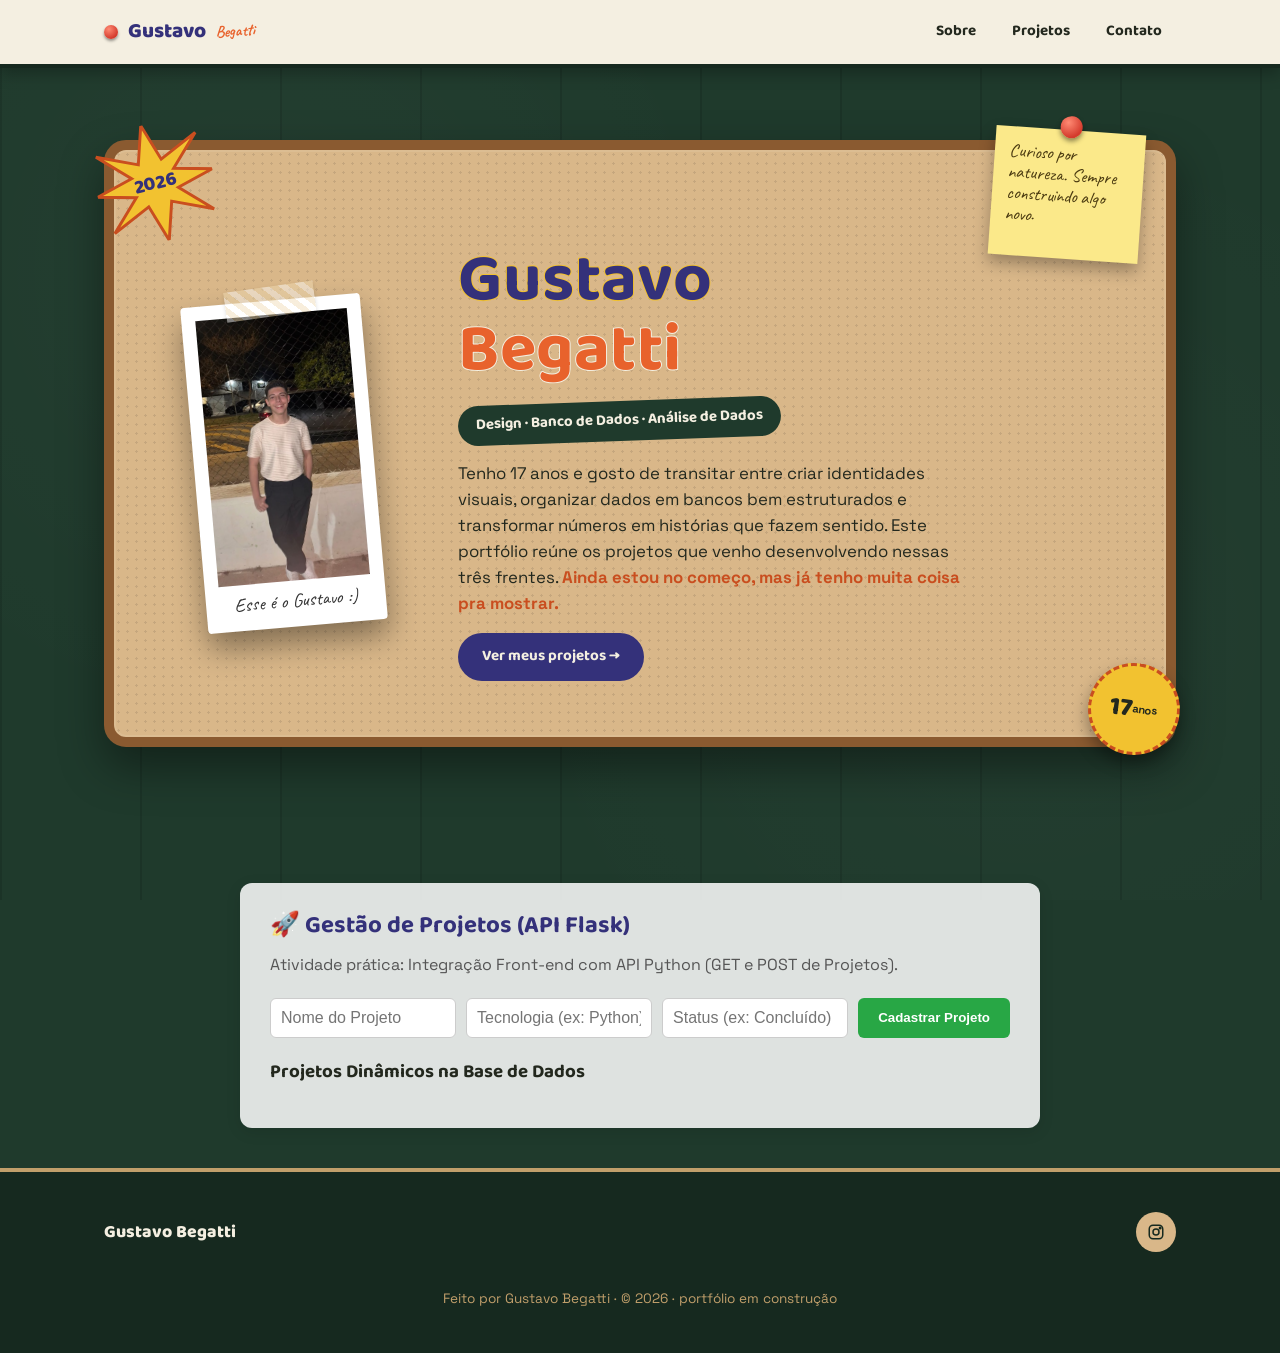
<file: index.html>
<!DOCTYPE html> 
<html lang="pt-BR">
<head>
  <meta charset="UTF-8">
  <meta name="viewport" content="width=device-width, initial-scale=1.0">
  <title>Gustavo Begatti — Portfólio</title>
  <meta name="description" content="Portfólio de Gustavo Begatti: projetos de Design, Banco de Dados e Análise de Dados.">
  <link rel="stylesheet" href="css/style.css">
  <style>
    /* Estilos para a nova secção de Gestão de Projetos via API */
    .secao-portfolio-api { background: rgba(255,255,255,0.85); margin: 40px auto; padding: 30px; border-radius: 12px; max-width: 800px; box-shadow: 0 4px 15px rgba(0,0,0,0.1); }
    .secao-portfolio-api h2 { color: var(--azul-tinta, #111); margin-bottom: 15px; font-family: 'Baloo 2', sans-serif; }
    .form-projeto { display: flex; gap: 10px; margin-bottom: 25px; flex-wrap: wrap; }
    .form-projeto input { padding: 10px; flex: 1; min-width: 180px; border: 1px solid #ccc; border-radius: 6px; font-size: 1rem; }
    .form-projeto button { padding: 10px 20px; background-color: #28a745; color: white; border: none; border-radius: 6px; font-weight: bold; cursor: pointer; }
    .form-projeto button:hover { background-color: #218838; }
    .lista-projetos { list-style-type: none; padding: 0; }
    .lista-projetos li { background: #fff; margin-bottom: 10px; padding: 12px 15px; border-left: 5px solid #28a745; border-radius: 4px; box-shadow: 0 2px 5px rgba(0,0,0,0.05); }
  </style>
</head>
<body class="fundo-corticha">

  <header class="cabecalho">
    <div class="container">
      <a href="index.html" class="marca">
        <span class="pino" aria-hidden="true"></span>
        Gustavo <span class="assinatura">Begatti</span>
      </a>

      <button class="menu-toggle" id="menuToggle" aria-expanded="false" aria-controls="navPrincipal">
        <span></span><span></span><span></span>
        <span class="visually-hidden">Abrir menu</span>
      </button>

      <nav class="nav-principal" id="navPrincipal" aria-label="Navegação principal">
        <ul>
          <li><a href="index.html" aria-current="page">Sobre</a></li>
          <li><a href="pages/projetos.html">Projetos</a></li>
          <li><a href="pages/contato.html">Contato</a></li>
        </ul>
      </nav>
    </div>
  </header>

  <main>

    <section class="hero" aria-label="Sobre Gustavo Begatti">
      <div class="container">
        <div class="hero-quadro">

          <svg class="hero-selo" viewBox="0 0 120 120" aria-hidden="true">
            <polygon points="60,0 72,38 112,20 82,50 120,60 82,70 112,100 72,82 60,120 48,82 8,100 38,70 0,60 38,50 8,20 48,38"
              fill="var(--amarelo)" stroke="var(--laranja-escuro)" stroke-width="3"/>
            <text x="60" y="66" text-anchor="middle" font-family="'Baloo 2', sans-serif" font-weight="800" font-size="20" fill="var(--azul-tinta)">2026</text>
          </svg>

          <div class="hero-nota">
            <span class="pino-vermelho" aria-hidden="true"></span>
            Curioso por natureza. Sempre construindo algo novo.
          </div>

          <div class="hero-conteudo">
            <figure class="polaroid">
              <span class="fita" aria-hidden="true"></span>
              <img src="img/Gustavo Begatti.jpeg" alt="Foto de Gustavo Begatti" class="foto-real">
              <figcaption>Esse é o Gustavo :)</figcaption>
            </figure>

            <div class="hero-texto">
              <h1 class="hero-titulo">Gustavo<br><span class="destaque">Begatti</span></h1>
              <span class="hero-cargo">Design · Banco de Dados · Análise de Dados</span>
              <p class="hero-bio">
                Tenho 17 anos e gosto de transitar entre criar identidades visuais,
                organizar dados em bancos bem estruturados e transformar números em
                histórias que fazem sentido. Este portfólio reúne os projetos que
                venho desenvolvendo nessas três frentes.
                <strong>Ainda estou no começo, mas já tenho muita coisa pra mostrar.</strong>
              </p>
              <a class="botao-secundario" href="pages/projetos.html">Ver meus projetos →</a>
            </div>
          </div>

          <div class="hero-idade" aria-hidden="true">17<span>anos</span></div>
        </div>
      </div>
    </section>

    <!-- SECÇÃO DA ATIVIDADE: Registo de Projetos via API Flask -->
    <section class="secao-portfolio-api">
      <h2>🚀 Gestão de Projetos (API Flask)</h2>
      <p style="margin-bottom: 20px; color: #555;">Atividade prática: Integração Front-end com API Python (GET e POST de Projetos).</p>

      <!-- Formulário para Cadastro (POST) -->
      <form id="form-projeto" class="form-projeto">
        <input type="text" id="nome" placeholder="Nome do Projeto" required>
        <input type="text" id="tecnologia" placeholder="Tecnologia (ex: Python)" required>
        <input type="text" id="status" placeholder="Status (ex: Concluído)" required>
        <button type="submit">Cadastrar Projeto</button>
      </form>

      <h3>Projetos Dinâmicos na Base de Dados</h3>
      <ul id="lista-projetos" class="lista-projetos">
        <!-- Os dados do Flask entram aqui automaticamente -->
      </ul>
    </section>

  </main>

  <footer class="rodape">
    <div class="container">
      <span class="rodape-marca">Gustavo Begatti</span>

      <ul class="rodape-redes">
        <li>
          <a href="https://www.instagram.com/gustavo.begatt?stkn=MTl3ZzR0NGR1b3doag%3D%3D&utm_source=qr" target="_blank" rel="noopener noreferrer" aria-label="Instagram de Gustavo">
            <svg viewBox="0 0 24 24" fill="none" stroke="currentColor" stroke-width="2"><rect x="3" y="3" width="18" height="18" rx="5"/><circle cx="12" cy="12" r="4"/><circle cx="17.5" cy="6.5" r="1"/></svg>
          </a>
        </li>
      </ul>

      <p class="rodape-copy">Feito por Gustavo Begatti · © 2026 · portfólio em construção</p>
    </div>
  </footer>

  <!-- Script Geral do Portfólio -->
  <script src="js/script.js" defer></script>

  <!-- Script da Atividade: GET e POST de Projetos com a API Flask -->
  <script>
    const API_URL = 'http://localhost:5000/projetos';

    // 1. Função GET para listar os projetos (com Try/Catch)
    async function listarProjetos() {
        try {
            const resposta = await fetch(API_URL);
            if (!resposta.ok) throw new Error('Erro ao carregar os projetos');
            
            const projetos = await resposta.json();
            const lista = document.getElementById('lista-projetos');
            lista.innerHTML = ''; // Limpa a lista antes de preencher

            projetos.forEach(proj => {
                const li = document.createElement('li');
                li.textContent = `${proj.nome} — ${proj.tecnologia} [Status: ${proj.status}]`;
                lista.appendChild(li);
            });
        } catch (erro) {
            console.error('Erro no GET:', erro);
        }
    }

    // 2. Função POST para cadastrar novo projeto (sem recarregar a página)
    async function cadastrarProjeto(event) {
        event.preventDefault(); // Evita recarregar a página

        const dados = {
            nome: document.getElementById('nome').value,
            tecnologia: document.getElementById('tecnologia').value,
            status: document.getElementById('status').value
        };

        try {
            const resposta = await fetch(API_URL, {
                method: 'POST',
                headers: { 'Content-Type': 'application/json' },
                body: JSON.stringify(dados) // Converte para JSON
            });

            if (!resposta.ok) throw new Error('Erro ao cadastrar o projeto');

            // Limpa o formulário
            document.getElementById('form-projeto').reset();

            // Atualiza a lista na tela automaticamente
            listarProjetos();
        } catch (erro) {
            console.error('Erro no POST:', erro);
        }
    }

    // Associa o evento de submit ao formulário
    document.getElementById('form-projeto').addEventListener('submit', cadastrarProjeto);

    // Carrega os projetos assim que a página é aberta
    listarProjetos();
  </script>
</body>
</html>
</file>
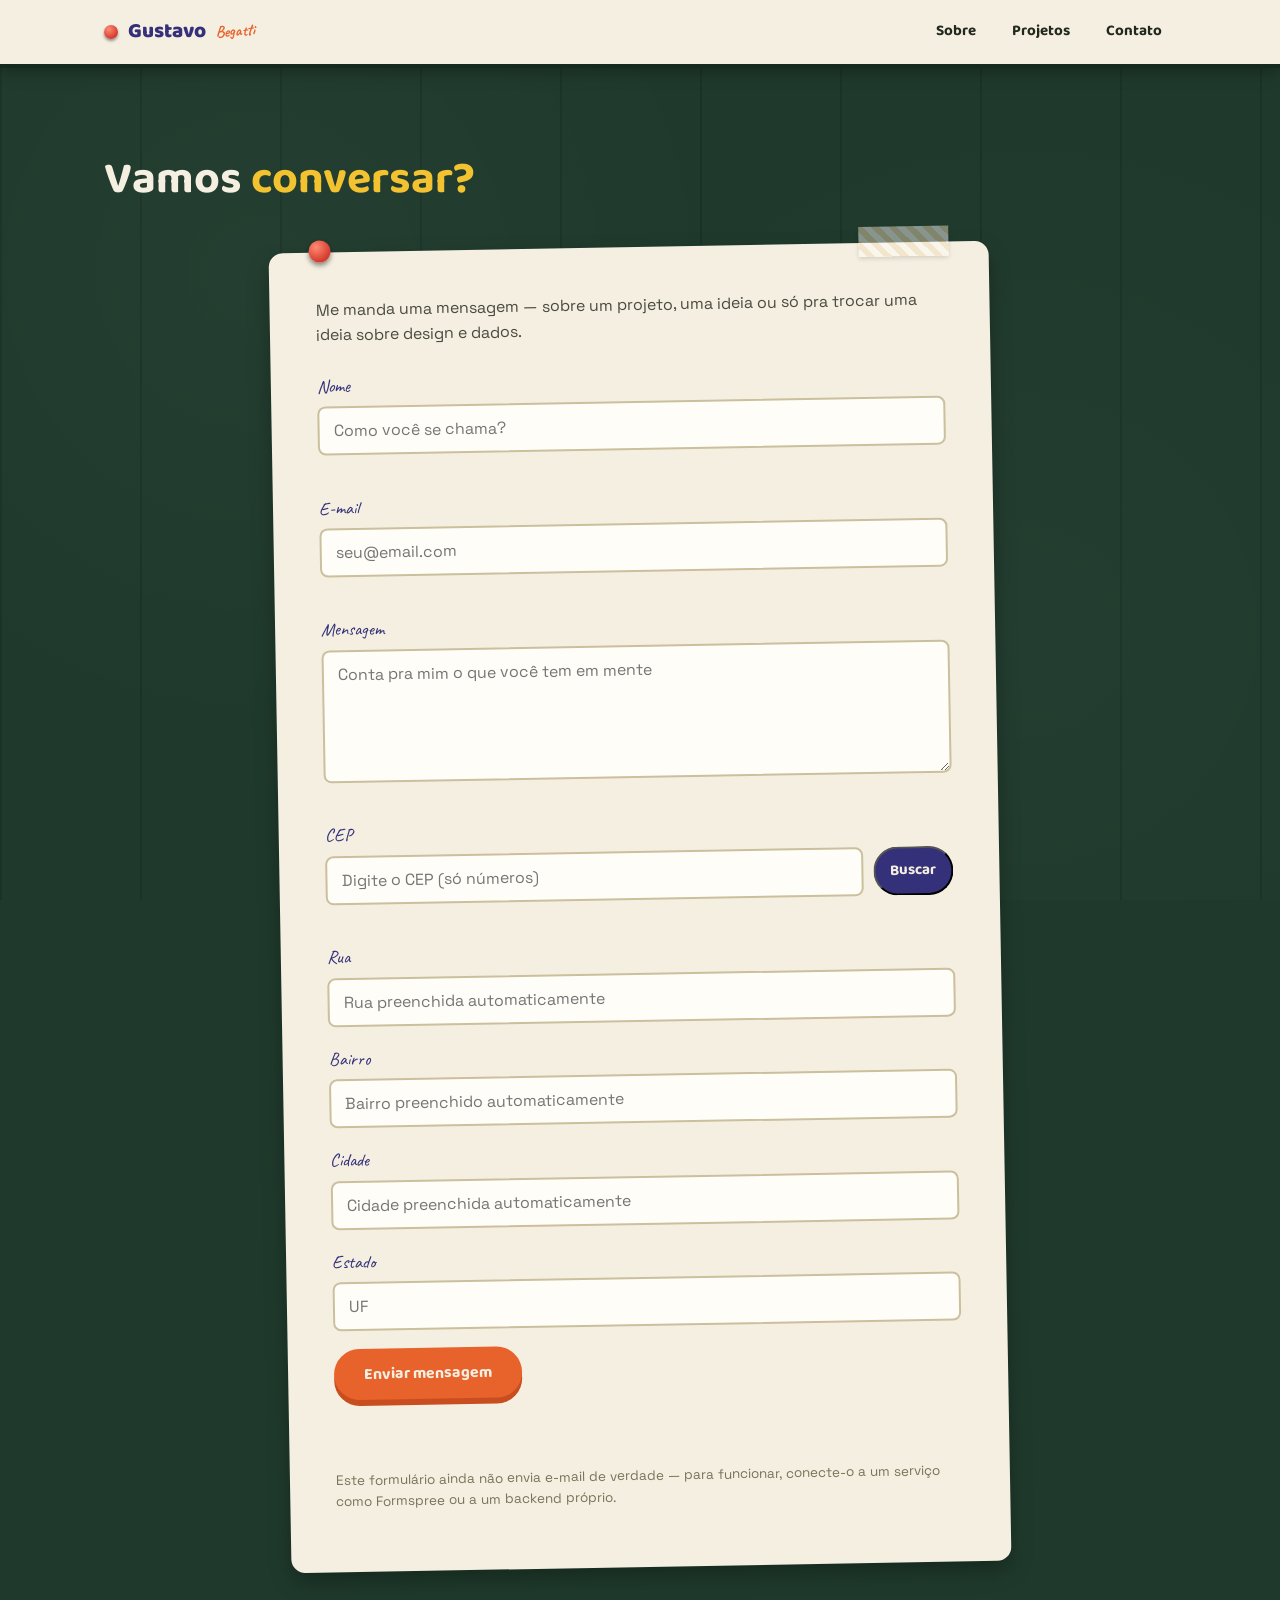
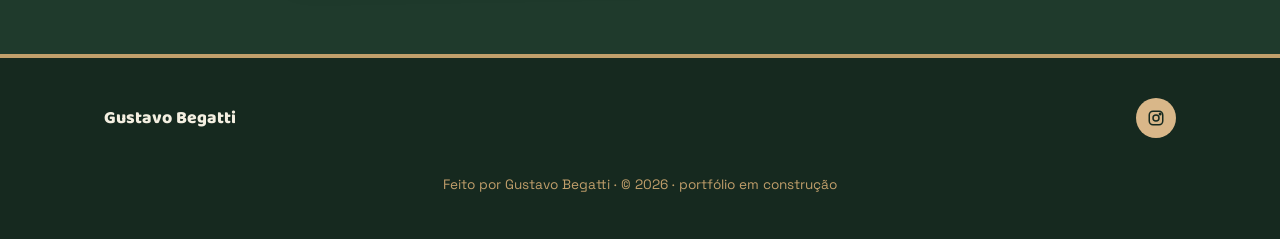
<file: pages/contato.html>
<!DOCTYPE html>
<html lang="pt-BR">
<head>
  <meta charset="UTF-8">
  <meta name="viewport" content="width=device-width, initial-scale=1.0">
  <title>Contato — Gustavo Begatti</title>
  <meta name="description" content="Entre em contato com Gustavo Begatti.">
  <link rel="stylesheet" href="../css/style.css">
</head>
<body class="fundo-corticha">

  <!-- ===================== CABEÇALHO ===================== -->
  <header class="cabecalho">
    <div class="container">
      <a href="../index.html" class="marca">
        <span class="pino" aria-hidden="true"></span>
        Gustavo <span class="assinatura">Begatti</span>
      </a>

      <button class="menu-toggle" id="menuToggle" aria-expanded="false" aria-controls="navPrincipal">
        <span></span><span></span><span></span>
        <span class="visually-hidden">Abrir menu</span>
      </button>

      <nav class="nav-principal" id="navPrincipal" aria-label="Navegação principal">
        <ul>
          <li><a href="../index.html">Sobre</a></li>
          <li><a href="projetos.html">Projetos</a></li>
          <li><a href="contato.html" aria-current="page">Contato</a></li>
        </ul>
      </nav>
    </div>
  </header>

  <main>

    <!-- ===================== CONTATO ===================== -->
    <section class="secao" aria-label="Contato">
      <div class="container">
        <div class="secao-cabecalho">
          <h2 class="secao-titulo">Vamos <span class="marcador">conversar?</span></h2>
        </div>

        <div class="contato-caixa cartao-papel">
          <span class="fita" aria-hidden="true"></span>
          <span class="pino-vermelho" aria-hidden="true"></span>
          <p class="contato-lead">Me manda uma mensagem — sobre um projeto, uma ideia ou só pra trocar uma ideia sobre design e dados.</p>

          <form class="formulario" id="formContato" action="#" method="post" novalidate>
            <div class="campo">
              <label for="nome">Nome</label>
              <input type="text" id="nome" name="nome" placeholder="Como você se chama?">
              <span class="erro-campo" id="erro-nome"></span>
            </div>
            
            <div class="campo">
              <label for="email">E-mail</label>
              <input type="email" id="email" name="email" placeholder="seu@email.com">
              <span class="erro-campo" id="erro-email"></span>
            </div>
            
            <div class="campo">
              <label for="mensagem">Mensagem</label>
              <textarea id="mensagem" name="mensagem" rows="5" placeholder="Conta pra mim o que você tem em mente"></textarea>
              <span class="erro-campo" id="erro-mensagem"></span>
            </div>

            <!-- ===== CAMPOS DE CEP E ENDEREÇO ===== -->
            <div class="campo">
              <label for="cep">CEP</label>
              <div style="display: flex; gap: 10px;">
                <input type="text" id="cep" name="cep" placeholder="Digite o CEP (só números)" maxlength="9" style="flex: 1;">
                <button type="button" id="btnBuscarCep" class="botao-secundario" style="padding: 0 15px; cursor: pointer;">Buscar</button>
              </div>
              <span class="erro-campo" id="erro-cep"></span>
            </div>

            <div class="campo">
              <label for="rua">Rua</label>
              <input type="text" id="rua" name="rua" placeholder="Rua preenchida automaticamente">
            </div>

            <div class="campo">
              <label for="bairro">Bairro</label>
              <input type="text" id="bairro" name="bairro" placeholder="Bairro preenchido automaticamente">
            </div>

            <div class="campo">
              <label for="cidade">Cidade</label>
              <input type="text" id="cidade" name="cidade" placeholder="Cidade preenchida automaticamente">
            </div>

            <div class="campo">
              <label for="estado">Estado</label>
              <input type="text" id="estado" name="estado" placeholder="UF">
            </div>
            <!-- =================================== -->

            <button type="submit" class="botao-enviar">Enviar mensagem</button>
            <p class="form-feedback" id="formFeedback"></p>
            <p class="form-aviso">Este formulário ainda não envia e-mail de verdade — para funcionar, conecte-o a um serviço como Formspree ou a um backend próprio.</p>
          </form>
        </div>
      </div>
    </section>

  </main>

  <!-- ===================== RODAPÉ ===================== -->
  <footer class="rodape">
    <div class="container">
      <span class="rodape-marca">Gustavo Begatti</span>

      <ul class="rodape-redes">
        <li>
          <a href="https://instagram.com/gustavo_begatt" target="_blank" rel="noopener noreferrer" aria-label="Instagram de Gustavo">
            <svg viewBox="0 0 24 24" fill="none" stroke="currentColor" stroke-width="2"><rect x="3" y="3" width="18" height="18" rx="5"/><circle cx="12" cy="12" r="4"/><circle cx="17.5" cy="6.5" r="1"/></svg>
          </a>
        </li>
      </ul>

      <p class="rodape-copy">Feito por Gustavo Begatti · © 2026 · portfólio em construção</p>
    </div>
  </footer>

  <script src="../js/script.js" defer></script>
</body>
</html>
</file>
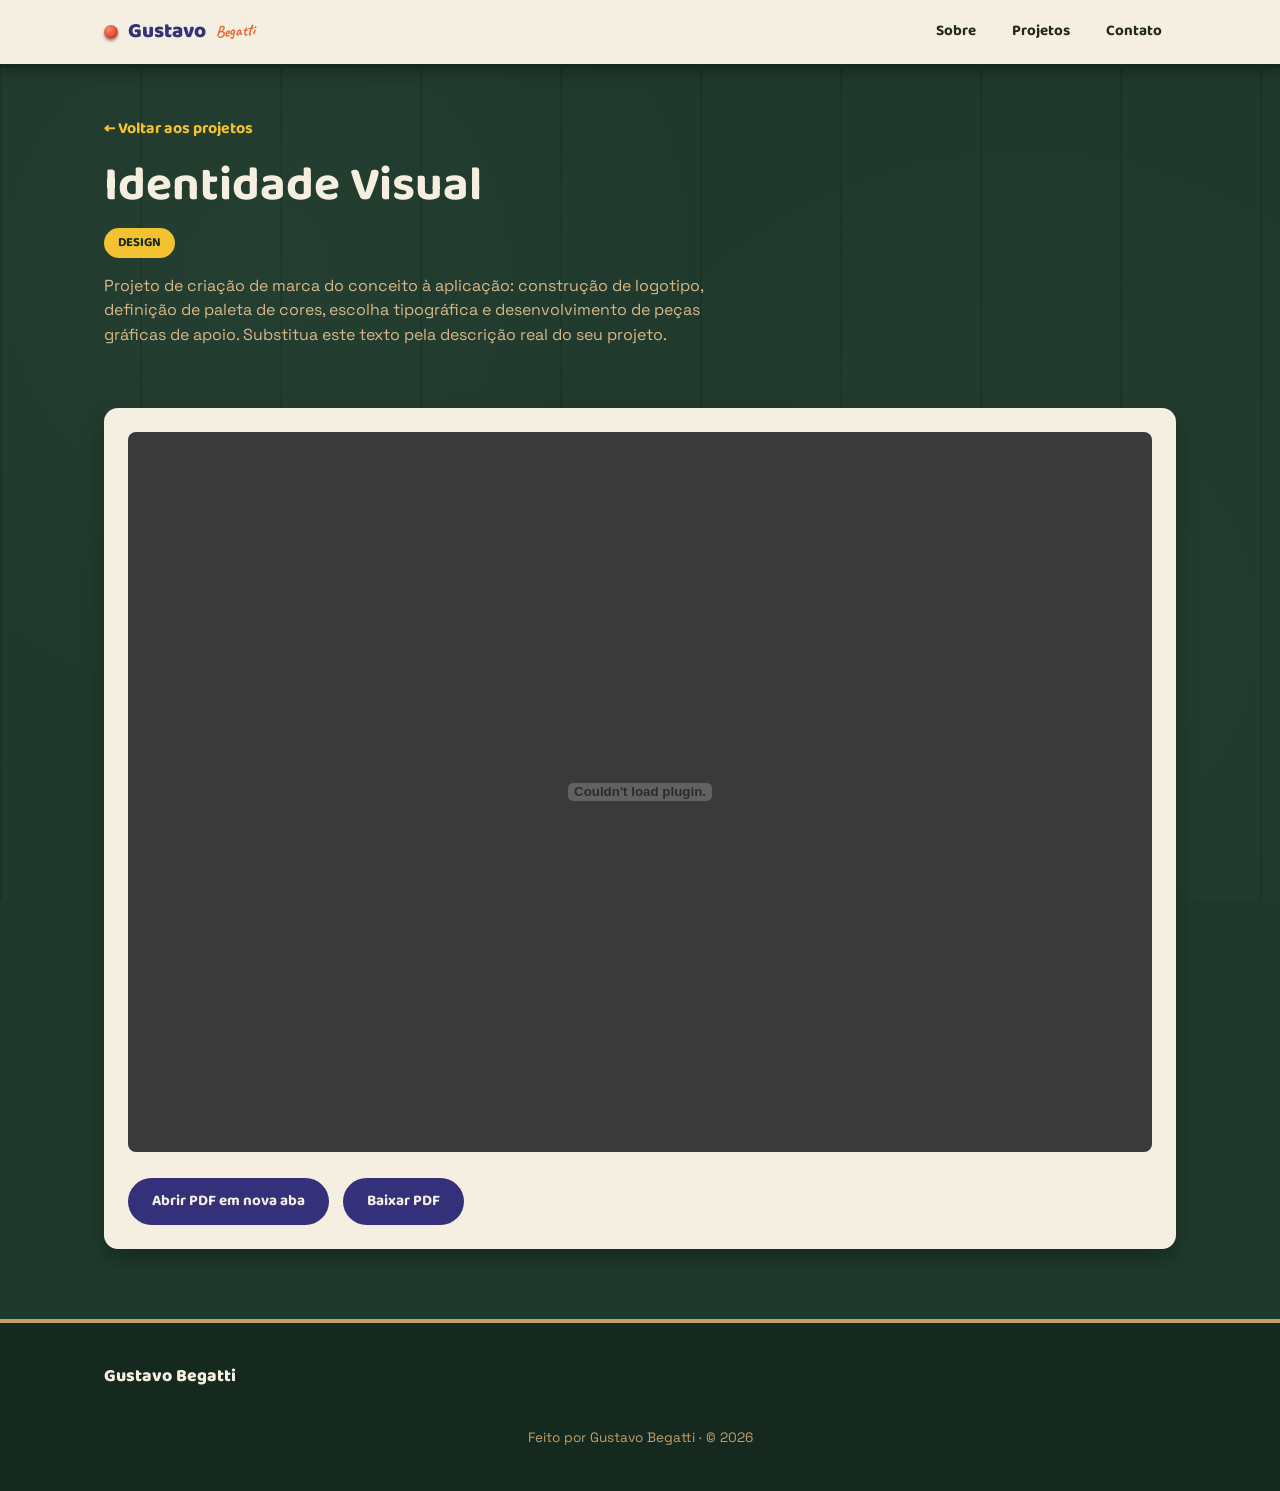
<file: pages/projeto1.html>
<!DOCTYPE html>
<html lang="pt-BR">
<head>
  <meta charset="UTF-8">
  <meta name="viewport" content="width=device-width, initial-scale=1.0">
  <title>Identidade Visual — Gustavo Begatti</title>
  <link rel="stylesheet" href="../css/style.css">
</head>
<body class="fundo-corticha">

  <header class="cabecalho">
    <div class="container">
      <a href="../index.html" class="marca">
        <span class="pino" aria-hidden="true"></span>
        Gustavo <span class="assinatura">Begatti</span>
      </a>
      <nav class="nav-principal" aria-label="Navegação principal">
        <ul>
          <li><a href="../index.html">Sobre</a></li>
          <li><a href="projetos.html">Projetos</a></li>
          <li><a href="contato.html">Contato</a></li>
        </ul>
      </nav>
    </div>
  </header>

  <main>
    <section class="projeto-topo">
      <div class="container">
        <a class="voltar" href="projetos.html">← Voltar aos projetos</a>
        <div class="projeto-cabecalho">
          <h1>Identidade Visual</h1>
          <div class="projeto-tags">
            <span class="projeto-tag">Design</span>
          </div>
          <p class="projeto-descricao">
            Projeto de criação de marca do conceito à aplicação: construção de logotipo,
            definição de paleta de cores, escolha tipográfica e desenvolvimento de peças
            gráficas de apoio. Substitua este texto pela descrição real do seu projeto.
          </p>
        </div>
      </div>
    </section>

    <section class="container">
      <div class="pdf-caixa cartao-papel">
        <embed src="../pdf´s/GO (1).pdf.pdf" type="application/pdf" class="pdf-visualizador">
        <div class="pdf-acoes">
          <a class="botao-secundario" href="../pdf´s/GO (1).pdf.pdf" target="_blank" rel="noopener noreferrer">Abrir PDF em nova aba</a>
          <a class="botao-secundario" href="../pdf´s/GO (1).pdf.pdf" download>Baixar PDF</a>
        </div>
      </div>
    </section>
  </main>

  <footer class="rodape">
    <div class="container">
      <span class="rodape-marca">Gustavo Begatti</span>
      <p class="rodape-copy">Feito por Gustavo Begatti · © 2026</p>
    </div>
  </footer>

  <script src="../js/script.js" defer></script>
</body>
</html>
</file>
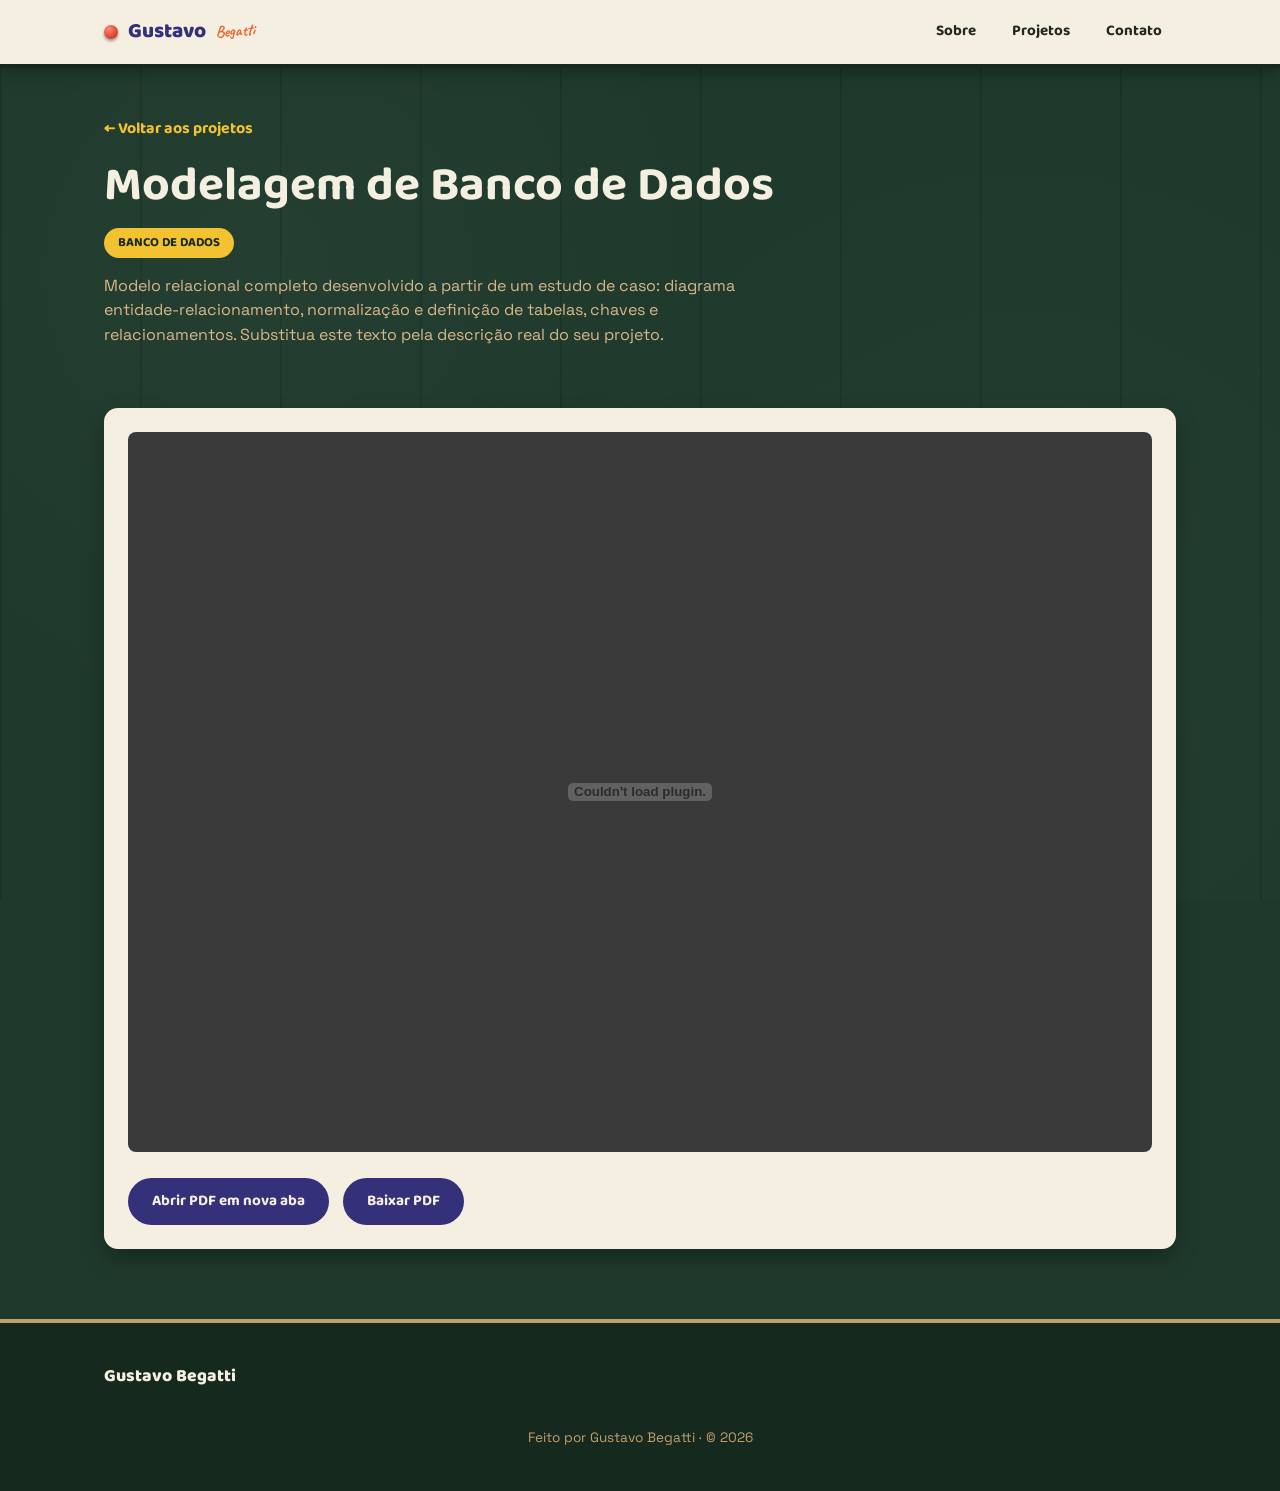
<file: pages/projeto2.html>
<!DOCTYPE html>
<html lang="pt-BR">
<head>
  <meta charset="UTF-8">
  <meta name="viewport" content="width=device-width, initial-scale=1.0">
  <title>Modelagem de Banco de Dados — Gustavo Begatti</title>
  <link rel="stylesheet" href="../css/style.css">
</head>
<body class="fundo-corticha">

  <header class="cabecalho">
    <div class="container">
      <a href="../index.html" class="marca">
        <span class="pino" aria-hidden="true"></span>
        Gustavo <span class="assinatura">Begatti</span>
      </a>
      <nav class="nav-principal" aria-label="Navegação principal">
        <ul>
          <li><a href="../index.html">Sobre</a></li>
          <li><a href="projetos.html">Projetos</a></li>
          <li><a href="contato.html">Contato</a></li>
        </ul>
      </nav>
    </div>
  </header>

  <main>
    <section class="projeto-topo">
      <div class="container">
        <a class="voltar" href="projetos.html">← Voltar aos projetos</a>
        <div class="projeto-cabecalho">
          <h1>Modelagem de Banco de Dados</h1>
          <div class="projeto-tags">
            <span class="projeto-tag">Banco de Dados</span>
          </div>
          <p class="projeto-descricao">
            Modelo relacional completo desenvolvido a partir de um estudo de caso:
            diagrama entidade-relacionamento, normalização e definição de tabelas,
            chaves e relacionamentos. Substitua este texto pela descrição real do seu projeto.
          </p>
        </div>
      </div>
    </section>

    <section class="container">
      <div class="pdf-caixa cartao-papel">
        <embed src="../pdf´s/Modelagem de Banco de Dados.pdf" type="application/pdf" class="pdf-visualizador">
        <div class="pdf-acoes">
          <a class="botao-secundario" href="../pdf´s/Modelagem de Banco de Dados.pdf" target="_blank" rel="noopener noreferrer">Abrir PDF em nova aba</a>
          <a class="botao-secundario" href="../pdf´s/Modelagem de Banco de Dados.pdf" download>Baixar PDF</a>
        </div>
      </div>
    </section>
  </main>

  <footer class="rodape">
    <div class="container">
      <span class="rodape-marca">Gustavo Begatti</span>
      <p class="rodape-copy">Feito por Gustavo Begatti · © 2026</p>
    </div>
  </footer>

  <script src="../js/script.js" defer></script>
</body>
</html>
</file>
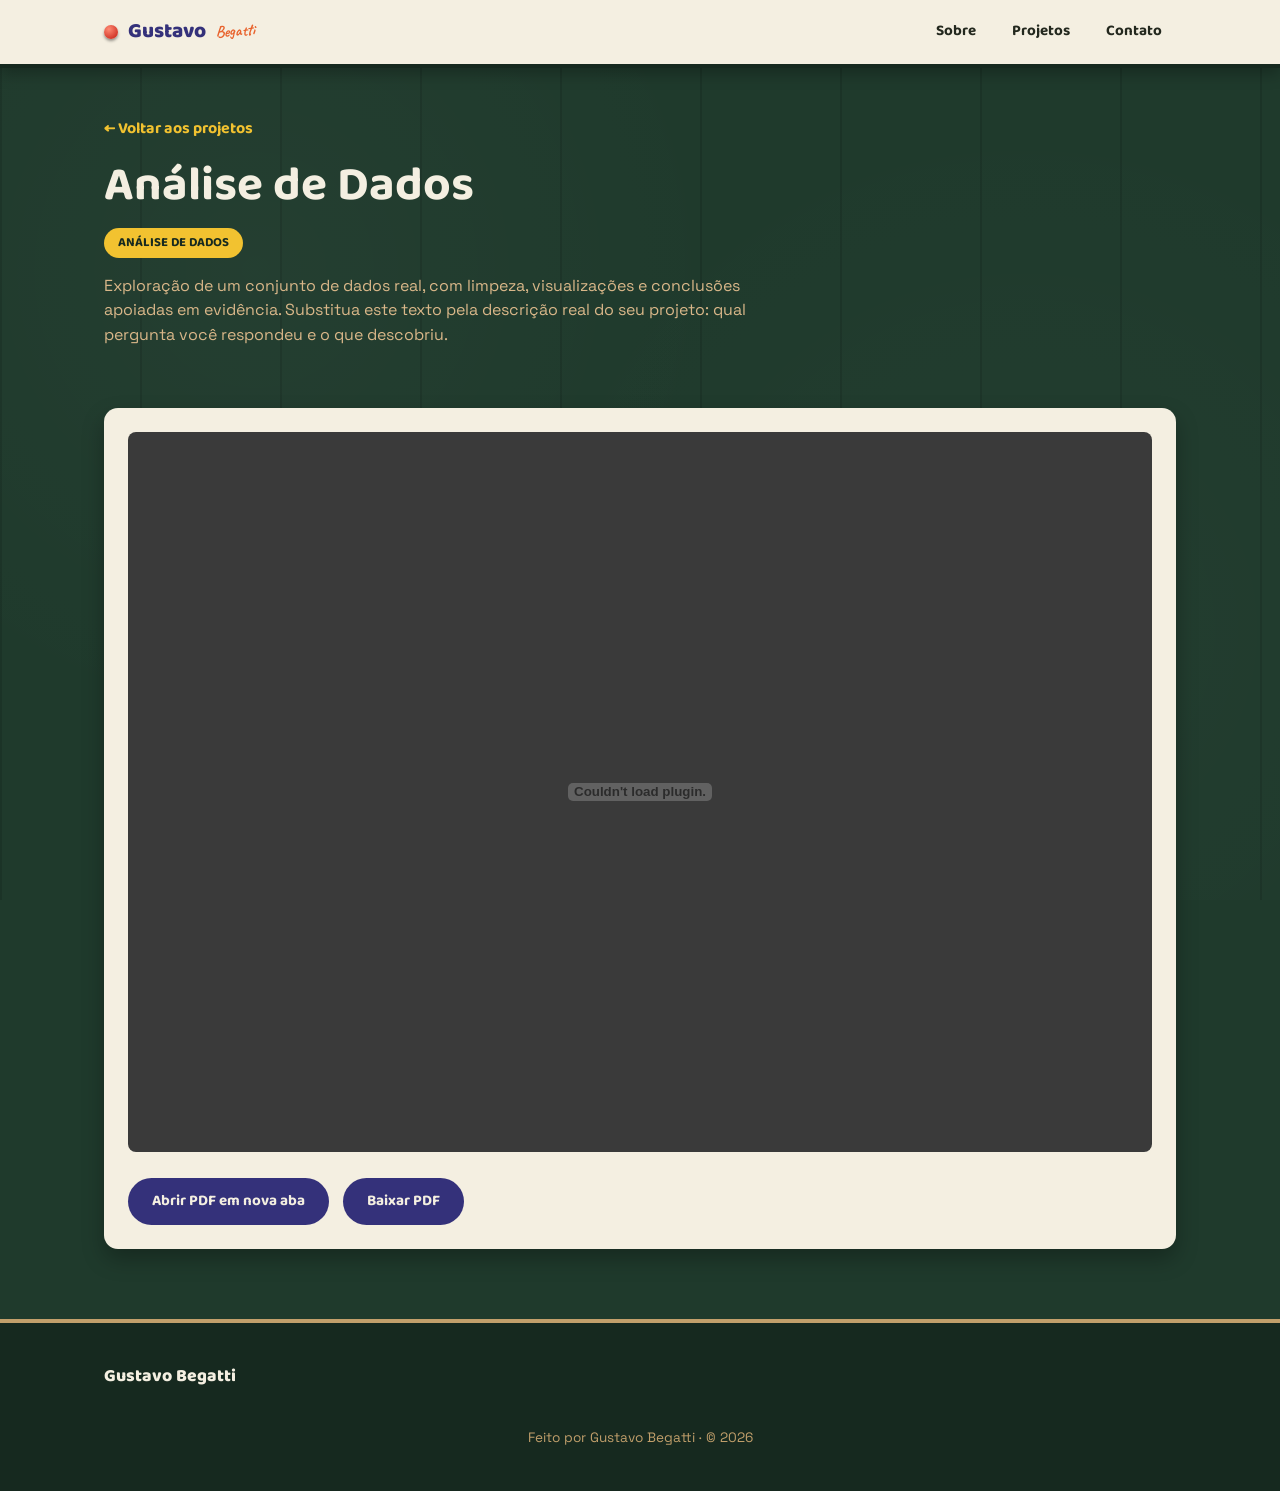
<file: pages/projeto3.html>
<!DOCTYPE html>
<html lang="pt-BR">
<head>
  <meta charset="UTF-8">
  <meta name="viewport" content="width=device-width, initial-scale=1.0">
  <title>Análise de Dados — Gustavo Begatti</title>
  <link rel="stylesheet" href="../css/style.css">
</head>
<body class="fundo-corticha">

  <header class="cabecalho">
    <div class="container">
      <a href="../index.html" class="marca">
        <span class="pino" aria-hidden="true"></span>
        Gustavo <span class="assinatura">Begatti</span>
      </a>
      <nav class="nav-principal" aria-label="Navegação principal">
        <ul>
          <li><a href="../index.html">Sobre</a></li>
          <li><a href="projetos.html">Projetos</a></li>
          <li><a href="contato.html">Contato</a></li>
        </ul>
      </nav>
    </div>
  </header>

  <main>
    <section class="projeto-topo">
      <div class="container">
        <a class="voltar" href="projetos.html">← Voltar aos projetos</a>
        <div class="projeto-cabecalho">
          <h1>Análise de Dados</h1>
          <div class="projeto-tags">
            <span class="projeto-tag">Análise de Dados</span>
          </div>
          <p class="projeto-descricao">
            Exploração de um conjunto de dados real, com limpeza, visualizações e
            conclusões apoiadas em evidência. Substitua este texto pela descrição
            real do seu projeto: qual pergunta você respondeu e o que descobriu.
          </p>
        </div>
      </div>
    </section>

    <section class="container">
      <div class="pdf-caixa cartao-papel">
        <embed src="../pdf´s/A influência das redes sociais na opinião política da sociedade. - Colab.pdf" type="application/pdf" class="pdf-visualizador">
        <div class="pdf-acoes">
          <a class="botao-secundario" href="../pdf´s/A influência das redes sociais na opinião política da sociedade. - Colab.pdf" target="_blank" rel="noopener noreferrer">Abrir PDF em nova aba</a>
          <a class="botao-secundario" href="../pdf´s/A influência das redes sociais na opinião política da sociedade. - Colab.pdf" download>Baixar PDF</a>
        </div>
      </div>
    </section>
  </main>

  <footer class="rodape">
    <div class="container">
      <span class="rodape-marca">Gustavo Begatti</span>
      <p class="rodape-copy">Feito por Gustavo Begatti · © 2026</p>
    </div>
  </footer>

  <script src="../js/script.js" defer></script>
</body>
</html>
</file>
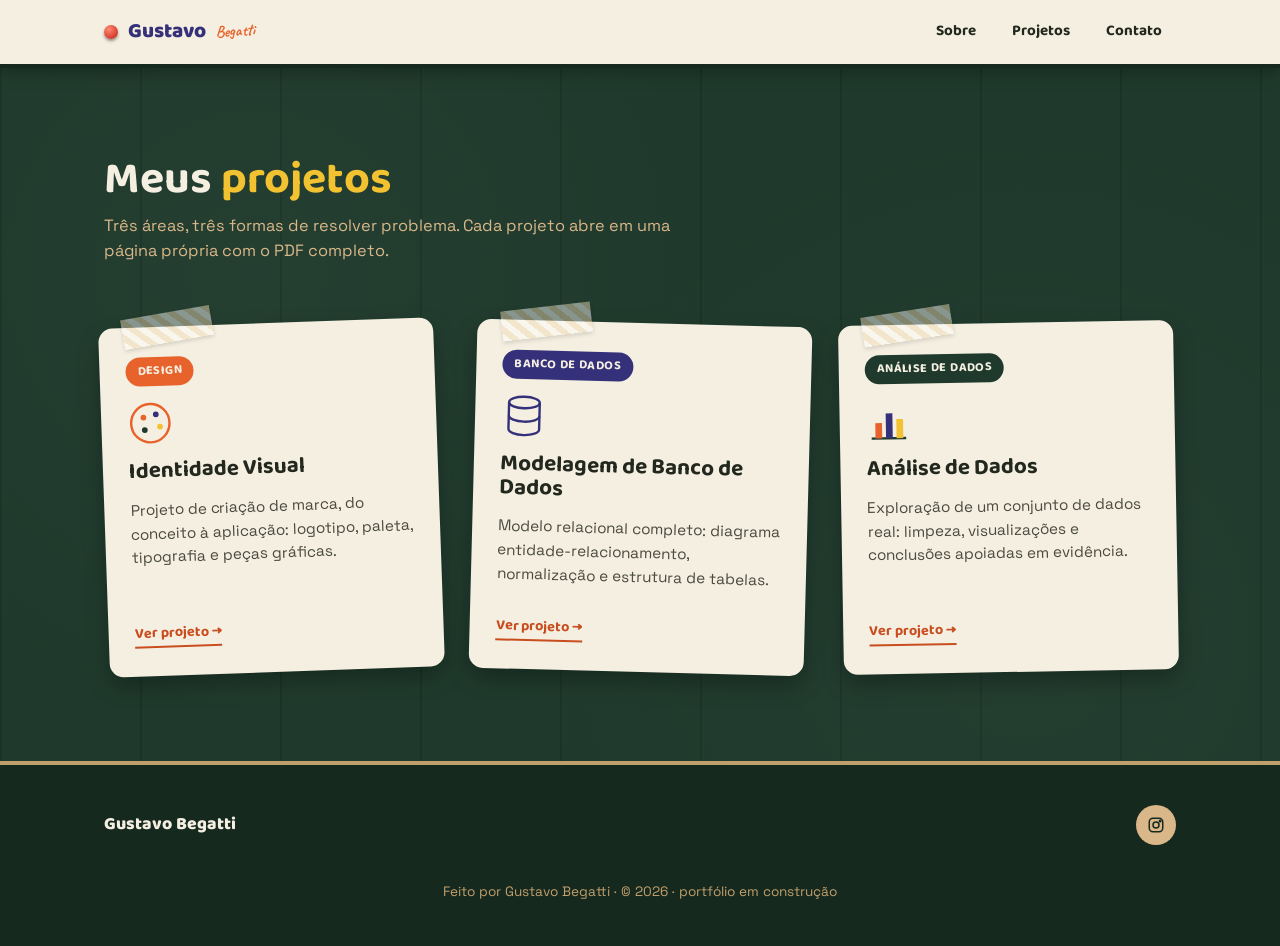
<file: pages/projetos.html>
<!DOCTYPE html>
<html lang="pt-BR">
<head>
  <meta charset="UTF-8">
  <meta name="viewport" content="width=device-width, initial-scale=1.0">
  <title>Projetos — Gustavo Begatti</title>
  <meta name="description" content="Projetos de Design, Banco de Dados e Análise de Dados de Gustavo Begatti.">
  <link rel="stylesheet" href="../css/style.css">
</head>
<body class="fundo-corticha">

  <!-- ===================== CABEÇALHO ===================== -->
  <header class="cabecalho">
    <div class="container">
      <a href="../index.html" class="marca">
        <span class="pino" aria-hidden="true"></span>
        Gustavo <span class="assinatura">Begatti</span>
      </a>

      <button class="menu-toggle" id="menuToggle" aria-expanded="false" aria-controls="navPrincipal">
        <span></span><span></span><span></span>
        <span class="visually-hidden">Abrir menu</span>
      </button>

      <nav class="nav-principal" id="navPrincipal" aria-label="Navegação principal">
        <ul>
          <li><a href="../index.html">Sobre</a></li>
          <li><a href="projetos.html" aria-current="page">Projetos</a></li>
          <li><a href="contato.html">Contato</a></li>
        </ul>
      </nav>
    </div>
  </header>

  <main>

    <!-- ===================== PROJETOS ===================== -->
    <section class="secao" aria-label="Projetos">
      <div class="container">
        <div class="secao-cabecalho">
          <h2 class="secao-titulo">Meus <span class="marcador">projetos</span></h2>
          <p class="secao-descricao">Três áreas, três formas de resolver problema. Cada projeto abre em uma página própria com o PDF completo.</p>
        </div>

        <div class="grade-projetos">

          <!-- Projeto 1 — Design -->
          <article class="card-projeto cartao-papel" data-cat="design">
            <span class="fita" aria-hidden="true"></span>
            <span class="card-categoria">Design</span>
            <svg class="icone" viewBox="0 0 48 48" aria-hidden="true">
              <circle cx="24" cy="24" r="20" fill="none" stroke="var(--laranja)" stroke-width="2.5"/>
              <circle cx="17" cy="18" r="3" fill="var(--laranja)"/>
              <circle cx="30" cy="15" r="3" fill="var(--azul-tinta)"/>
              <circle cx="34" cy="28" r="3" fill="var(--amarelo)"/>
              <circle cx="18" cy="31" r="3" fill="var(--verde-quadro)"/>
            </svg>
            <h3>Identidade Visual</h3>
            <p>Projeto de criação de marca, do conceito à aplicação: logotipo, paleta, tipografia e peças gráficas.</p>
            <a class="ver-pdf" href="projeto1.html">Ver projeto →</a>
          </article>

          <!-- Projeto 2 — Banco de Dados -->
          <article class="card-projeto cartao-papel" data-cat="banco">
            <span class="fita" aria-hidden="true"></span>
            <span class="card-categoria">Banco de Dados</span>
            <svg class="icone" viewBox="0 0 48 48" aria-hidden="true">
              <ellipse cx="24" cy="10" rx="16" ry="6" fill="none" stroke="var(--azul-tinta)" stroke-width="2.5"/>
              <path d="M8 10 V24 C8 27.3 15.2 30 24 30 C32.8 30 40 27.3 40 24 V10" fill="none" stroke="var(--azul-tinta)" stroke-width="2.5"/>
              <path d="M8 24 V38 C8 41.3 15.2 44 24 44 C32.8 44 40 41.3 40 38 V24" fill="none" stroke="var(--azul-tinta)" stroke-width="2.5"/>
            </svg>
            <h3>Modelagem de Banco de Dados</h3>
            <p>Modelo relacional completo: diagrama entidade-relacionamento, normalização e estrutura de tabelas.</p>
            <a class="ver-pdf" href="projeto2.html">Ver projeto →</a>
          </article>

          <!-- Projeto 3 — Análise de Dados -->
          <article class="card-projeto cartao-papel" data-cat="dados">
            <span class="fita" aria-hidden="true"></span>
            <span class="card-categoria">Análise de Dados</span>
            <svg class="icone" viewBox="0 0 48 48" aria-hidden="true">
              <line x1="6" y1="42" x2="42" y2="42" stroke="var(--verde-quadro)" stroke-width="2.5"/>
              <rect x="10" y="26" width="7" height="16" fill="var(--laranja)"/>
              <rect x="21" y="16" width="7" height="26" fill="var(--azul-tinta)"/>
              <rect x="32" y="22" width="7" height="20" fill="var(--amarelo)"/>
            </svg>
            <h3>Análise de Dados</h3>
            <p>Exploração de um conjunto de dados real: limpeza, visualizações e conclusões apoiadas em evidência.</p>
            <a class="ver-pdf" href="projeto3.html">Ver projeto →</a>
          </article>

        </div>
      </div>
    </section>

  </main>

  <!-- ===================== RODAPÉ ===================== -->
  <footer class="rodape">
    <div class="container">
      <span class="rodape-marca">Gustavo Begatti</span>

      <ul class="rodape-redes">
        <li>
          <a href="https://www.instagram.com/gustavo.begatt?stkn=MTl3ZzR0NGR1b3doag%3D%3D&utm_source=qr" target="_blank" rel="noopener noreferrer" aria-label="Instagram de Gustavo">
            <svg viewBox="0 0 24 24" fill="none" stroke="currentColor" stroke-width="2"><rect x="3" y="3" width="18" height="18" rx="5"/><circle cx="12" cy="12" r="4"/><circle cx="17.5" cy="6.5" r="1"/></svg>
          </a>
        </li>
      </ul>

      <p class="rodape-copy">Feito por Gustavo Begatti · © 2026 · portfólio em construção</p>
    </div>
  </footer>

  <script src="../js/script.js" defer></script>
</body>
</html>
</file>
<file: css/style.css>
/* =========================================================
   Gustavo Begatti — Portfólio
   Estética: mural de cortiça / scrapbook
   ========================================================= */

@import url('https://fonts.googleapis.com/css2?family=Baloo+2:wght@500;700;800&family=Space+Grotesk:wght@400;500;700&family=Caveat:wght@600;700&display=swap');

:root {
  /* Paleta */
  --verde-quadro: #1f3a2c;
  --verde-quadro-escuro: #16291f;
  --cortica: #d9b789;
  --cortica-escura: #c19f6b;
  --creme: #f4efe1;
  --laranja: #e8622c;
  --laranja-escuro: #c94e1f;
  --azul-tinta: #34317a;
  --amarelo: #f2c230;
  --vermelho-pin: #d43b2d;
  --texto: #23281e;
  --texto-claro: #f4efe1;

  /* Tipografia */
  --fonte-display: 'Baloo 2', system-ui, sans-serif;
  --fonte-corpo: 'Space Grotesk', system-ui, sans-serif;
  --fonte-mao: 'Caveat', cursive;

  --largura-max: 1120px;
  --radius-papel: 14px;
}

*, *::before, *::after { box-sizing: border-box; }

html {
  scroll-behavior: smooth;
}

@media (prefers-reduced-motion: reduce) {
  html { scroll-behavior: auto; }
  *, *::before, *::after {
    animation-duration: 0.01ms !important;
    animation-iteration-count: 1 !important;
    transition-duration: 0.01ms !important;
  }
}

body {
  margin: 0;
  font-family: var(--fonte-corpo);
  color: var(--texto);
  background: var(--verde-quadro);
  line-height: 1.55;
}

img { max-width: 100%; display: block; }

a {
  color: inherit;
  text-decoration: none;
}

h1, h2, h3, h4 {
  font-family: var(--fonte-display);
  margin: 0;
  line-height: 1.05;
}

p { margin: 0 0 1em; }

.container {
  width: 100%;
  max-width: var(--largura-max);
  margin: 0 auto;
  padding: 0 24px;
}

.visually-hidden {
  position: absolute;
  width: 1px; height: 1px;
  overflow: hidden;
  clip: rect(0 0 0 0);
  white-space: nowrap;
}

:focus-visible {
  outline: 3px solid var(--amarelo);
  outline-offset: 3px;
}

.rotulo {
  font-family: var(--fonte-mao);
  font-size: 1.4rem;
  color: var(--laranja);
  font-weight: 700;
}

/* =========================================================
   Textura de fundo — parede de cortiça
   ========================================================= */

.fundo-corticha {
  background-color: var(--verde-quadro);
  background-image:
    radial-gradient(circle at 20% 30%, rgba(255,255,255,0.025) 0, transparent 40%),
    radial-gradient(circle at 80% 70%, rgba(255,255,255,0.02) 0, transparent 45%),
    repeating-linear-gradient(90deg, rgba(0,0,0,0.12) 0 2px, transparent 2px 140px);
  background-attachment: fixed;
}

/* =========================================================
   Cabeçalho / Navegação
   ========================================================= */

.cabecalho {
  position: sticky;
  top: 0;
  z-index: 50;
  background: var(--creme);
  border-bottom: 4px solid var(--verde-quadro-escuro);
  box-shadow: 0 6px 14px rgba(0,0,0,0.25);
}

.cabecalho .container {
  display: flex;
  align-items: center;
  justify-content: space-between;
  padding-top: 12px;
  padding-bottom: 12px;
}

.marca {
  display: flex;
  align-items: center;
  gap: 10px;
  font-family: var(--fonte-display);
  font-weight: 800;
  font-size: 1.3rem;
  color: var(--azul-tinta);
}

.marca .pino {
  width: 14px;
  height: 14px;
  border-radius: 50%;
  background: radial-gradient(circle at 35% 30%, #ff8a73, var(--vermelho-pin) 70%);
  box-shadow: 0 2px 3px rgba(0,0,0,0.4);
  flex-shrink: 0;
}

.marca .assinatura {
  font-family: var(--fonte-mao);
  color: var(--laranja);
  font-size: 1rem;
  transform: rotate(-4deg);
}

.menu-toggle {
  display: none;
  flex-direction: column;
  gap: 5px;
  background: none;
  border: 2px solid var(--verde-quadro);
  border-radius: 8px;
  padding: 8px 10px;
  cursor: pointer;
}
.menu-toggle span {
  width: 22px;
  height: 3px;
  background: var(--verde-quadro);
  border-radius: 2px;
}

.nav-principal ul {
  list-style: none;
  display: flex;
  gap: 8px;
  margin: 0;
  padding: 0;
}

.nav-principal a {
  display: inline-block;
  font-family: var(--fonte-display);
  font-weight: 700;
  font-size: 0.95rem;
  color: var(--texto);
  padding: 8px 14px;
  border-radius: 999px;
  transition: background 0.2s ease, color 0.2s ease, transform 0.15s ease;
}

.nav-principal a:hover,
.nav-principal a:focus-visible {
  background: var(--laranja);
  color: var(--creme);
  transform: translateY(-2px);
}

/* =========================================================
   Elementos de "mural": fita, pino, papel rasgado
   ========================================================= */

.fita {
  position: absolute;
  width: 90px;
  height: 30px;
  background: repeating-linear-gradient(45deg, rgba(255,255,255,0.55) 0 6px, rgba(240,220,180,0.55) 6px 12px);
  opacity: 0.85;
  box-shadow: 0 2px 4px rgba(0,0,0,0.15);
}

.pino-vermelho {
  position: absolute;
  width: 22px;
  height: 22px;
  border-radius: 50%;
  background: radial-gradient(circle at 35% 30%, #ff8a73, var(--vermelho-pin) 70%);
  box-shadow: 0 3px 5px rgba(0,0,0,0.45);
  z-index: 3;
}

.cartao-papel {
  background: var(--creme);
  border-radius: var(--radius-papel);
  box-shadow: 0 10px 22px rgba(0,0,0,0.28);
  position: relative;
}

/* =========================================================
   Hero / Sobre
   ========================================================= */

.hero {
  padding: 72px 0 96px;
  position: relative;
  overflow: hidden;
}

.hero-quadro {
  position: relative;
  padding: 56px 40px;
  border-radius: 22px;
  background: var(--cortica);
  background-image:
    radial-gradient(circle, rgba(0,0,0,0.09) 1px, transparent 1.4px);
  background-size: 9px 9px;
  border: 10px solid #8a5a30;
  box-shadow: 0 20px 45px rgba(0,0,0,0.4), inset 0 0 0 2px rgba(255,255,255,0.08);
}

.hero-selo {
  position: absolute;
  top: -26px;
  left: -18px;
  width: 118px;
  height: 118px;
  transform: rotate(-14deg);
  z-index: 4;
}

.hero-nota {
  position: absolute;
  top: -20px;
  right: 24px;
  width: 150px;
  background: #fbe98a;
  padding: 14px 14px 30px;
  transform: rotate(4deg);
  box-shadow: 0 8px 16px rgba(0,0,0,0.3);
  font-family: var(--fonte-mao);
  font-size: 1.15rem;
  color: #4a3a10;
  line-height: 1.15;
}
.hero-nota .pino-vermelho { top: -14px; left: 50%; transform: translateX(-50%); }

.hero-conteudo {
  display: grid;
  grid-template-columns: 260px 1fr;
  gap: 44px;
  align-items: center;
  margin-top: 40px;
}

.hero-titulo {
  font-size: clamp(2.4rem, 6vw, 4.2rem);
  color: var(--azul-tinta);
  -webkit-text-stroke: 2px var(--amarelo);
  paint-order: stroke fill;
  letter-spacing: 0.5px;
}

.hero-titulo .destaque {
  color: var(--laranja);
  -webkit-text-stroke: 2px var(--creme);
}

.hero-cargo {
  display: inline-block;
  margin-top: 14px;
  background: var(--verde-quadro);
  color: var(--creme);
  font-family: var(--fonte-display);
  font-weight: 700;
  padding: 8px 18px;
  border-radius: 999px;
  transform: rotate(-2deg);
  font-size: 0.95rem;
}

.hero-bio {
  margin-top: 20px;
  font-size: 1.05rem;
  max-width: 46ch;
  color: var(--texto);
}

.hero-bio strong { color: var(--laranja-escuro); }

.hero-idade {
  position: absolute;
  bottom: -18px;
  right: -14px;
  background: var(--amarelo);
  color: var(--texto);
  font-family: var(--fonte-display);
  font-weight: 800;
  font-size: 1.6rem;
  width: 92px;
  height: 92px;
  border-radius: 50%;
  display: flex;
  align-items: center;
  justify-content: center;
  text-align: center;
  transform: rotate(8deg);
  box-shadow: 0 8px 16px rgba(0,0,0,0.35);
  border: 3px dashed var(--laranja-escuro);
  z-index: 4;
}
.hero-idade span { display: block; font-size: 0.7rem; font-family: var(--fonte-corpo); font-weight: 700; }

/* Foto polaroid */
.polaroid {
  position: relative;
  background: #fff;
  padding: 14px 14px 46px;
  border-radius: 4px;
  box-shadow: 0 16px 30px rgba(0,0,0,0.4);
  transform: rotate(-5deg);
  transition: transform 0.25s ease;
}
.polaroid:hover { transform: rotate(-2deg) scale(1.02); }

.polaroid .foto-placeholder {
  aspect-ratio: 4 / 5;
  width: 100%;
  border-radius: 2px;
  background:
    linear-gradient(135deg, var(--laranja) 0%, var(--azul-tinta) 100%);
  display: flex;
  align-items: center;
  justify-content: center;
  color: var(--creme);
  font-family: var(--fonte-display);
  font-weight: 800;
  font-size: 3rem;
}

.polaroid figcaption {
  position: absolute;
  bottom: 10px;
  left: 0;
  right: 0;
  text-align: center;
  font-family: var(--fonte-mao);
  font-size: 1.2rem;
  color: #333;
}

.polaroid .fita {
  top: -14px;
  left: 50%;
  transform: translateX(-50%) rotate(-3deg);
}

/* =========================================================
   Seções gerais
   ========================================================= */

.secao {
  padding: 88px 0;
  position: relative;
}

.secao-cabecalho {
  margin-bottom: 44px;
  position: relative;
  display: inline-block;
}

.secao-titulo {
  font-size: clamp(2rem, 4vw, 2.8rem);
  color: var(--creme);
}

.secao-titulo .marcador {
  color: var(--amarelo);
}

.secao-descricao {
  color: var(--cortica);
  max-width: 60ch;
  margin-top: 10px;
  font-size: 1.02rem;
}

/* =========================================================
   Projetos
   ========================================================= */

.grade-projetos {
  display: grid;
  grid-template-columns: repeat(3, 1fr);
  gap: 34px;
}

.card-projeto {
  padding: 30px 26px 28px;
  display: flex;
  flex-direction: column;
  gap: 14px;
  min-height: 340px;
}

.card-projeto:nth-child(1) { transform: rotate(-2deg); }
.card-projeto:nth-child(2) { transform: rotate(1.5deg); }
.card-projeto:nth-child(3) { transform: rotate(-1deg); }

.card-projeto:hover { transform: translateY(-6px) rotate(0deg); transition: transform 0.25s ease; }

.card-projeto .fita { top: -14px; left: 24px; transform: rotate(-8deg); }

.card-categoria {
  align-self: flex-start;
  font-family: var(--fonte-display);
  font-weight: 700;
  font-size: 0.78rem;
  letter-spacing: 0.4px;
  text-transform: uppercase;
  color: var(--creme);
  padding: 5px 12px;
  border-radius: 999px;
}

.card-projeto[data-cat="design"] .card-categoria { background: var(--laranja); }
.card-projeto[data-cat="banco"] .card-categoria { background: var(--azul-tinta); }
.card-projeto[data-cat="dados"] .card-categoria { background: var(--verde-quadro); }

.card-projeto .icone {
  width: 46px;
  height: 46px;
}

.card-projeto h3 {
  font-size: 1.4rem;
  color: var(--texto);
}

.card-projeto p {
  color: #4a4a3f;
  font-size: 0.96rem;
  flex-grow: 1;
}

.card-projeto .ver-pdf {
  align-self: flex-start;
  font-family: var(--fonte-display);
  font-weight: 700;
  font-size: 0.9rem;
  color: var(--laranja-escuro);
  border-bottom: 2px solid var(--laranja-escuro);
  padding-bottom: 2px;
}
.card-projeto .ver-pdf:hover { color: var(--verde-quadro); border-color: var(--verde-quadro); }

/* =========================================================
   Contato
   ========================================================= */

.contato-caixa {
  position: relative;
  padding: 46px;
  max-width: 720px;
  margin: 0 auto;
  transform: rotate(-1deg);
}

.contato-caixa .fita { top: -16px; right: 40px; }
.contato-caixa .pino-vermelho { top: -12px; left: 40px; }

.contato-lead {
  color: #4a4a3f;
  margin-bottom: 24px;
}

.formulario {
  display: grid;
  gap: 18px;
}

.campo {
  display: flex;
  flex-direction: column;
  gap: 6px;
}

.campo label {
  font-family: var(--fonte-mao);
  font-size: 1.15rem;
  color: var(--azul-tinta);
}

.campo input,
.campo textarea {
  font-family: var(--fonte-corpo);
  font-size: 1rem;
  padding: 12px 14px;
  border: 2px solid #cbbf9e;
  border-radius: 8px;
  background: #fffdf7;
  color: var(--texto);
  resize: vertical;
}

.campo input:focus,
.campo textarea:focus {
  border-color: var(--laranja);
}

.botao-enviar {
  justify-self: start;
  font-family: var(--fonte-display);
  font-weight: 700;
  font-size: 1rem;
  color: var(--creme);
  background: var(--laranja);
  border: none;
  padding: 13px 30px;
  border-radius: 999px;
  cursor: pointer;
  box-shadow: 0 6px 0 var(--laranja-escuro);
  transition: transform 0.15s ease, box-shadow 0.15s ease;
}
.botao-enviar:hover {
  transform: translateY(2px);
  box-shadow: 0 4px 0 var(--laranja-escuro);
}
.botao-enviar:active {
  transform: translateY(6px);
  box-shadow: 0 0 0 var(--laranja-escuro);
}

.form-aviso {
  margin-top: 10px;
  font-size: 0.85rem;
  color: #7a7259;
}

/* Validação do formulário (JS) */
.erro-campo {
  display: block;
  min-height: 1.1em;
  font-size: 0.82rem;
  color: var(--vermelho-pin);
  font-family: var(--fonte-corpo);
}

.campo input.campo-invalido,
.campo textarea.campo-invalido {
  border-color: var(--vermelho-pin);
  background: #fff3f0;
}

.form-feedback {
  margin: 4px 0 0;
  font-family: var(--fonte-display);
  font-weight: 700;
  font-size: 0.95rem;
  min-height: 1.3em;
}

.form-feedback.feedback-sucesso { color: #2f7a4d; }
.form-feedback.feedback-erro { color: var(--vermelho-pin); }

/* =========================================================
   Rodapé
   ========================================================= */

.rodape {
  background: var(--verde-quadro-escuro);
  padding: 40px 0 30px;
  border-top: 4px solid var(--cortica-escura);
}

.rodape .container {
  display: flex;
  flex-wrap: wrap;
  align-items: center;
  justify-content: space-between;
  gap: 18px;
}

.rodape-marca {
  font-family: var(--fonte-display);
  font-weight: 800;
  color: var(--creme);
  font-size: 1.1rem;
}

.rodape-redes {
  display: flex;
  gap: 14px;
  list-style: none;
  padding: 0;
  margin: 0;
}

.rodape-redes a {
  display: inline-flex;
  align-items: center;
  justify-content: center;
  width: 40px;
  height: 40px;
  border-radius: 50%;
  background: var(--cortica);
  color: var(--verde-quadro-escuro);
  transition: background 0.2s ease, transform 0.2s ease;
}
.rodape-redes a:hover { background: var(--laranja); color: var(--creme); transform: translateY(-3px); }
.rodape-redes svg { width: 18px; height: 18px; }

.rodape-copy {
  width: 100%;
  text-align: center;
  color: var(--cortica-escura);
  font-size: 0.85rem;
  margin-top: 18px;
}

/* =========================================================
   Página de projeto (pages/*.html)
   ========================================================= */

.projeto-topo {
  padding: 48px 0 32px;
}

.voltar {
  display: inline-flex;
  align-items: center;
  gap: 6px;
  font-family: var(--fonte-display);
  font-weight: 700;
  color: var(--amarelo);
  margin-bottom: 20px;
}
.voltar:hover { color: var(--creme); }

.projeto-cabecalho h1 {
  color: var(--creme);
  font-size: clamp(2rem, 5vw, 3rem);
}

.projeto-tags {
  display: flex;
  gap: 10px;
  margin: 16px 0 8px;
  flex-wrap: wrap;
}

.projeto-tag {
  font-family: var(--fonte-display);
  font-weight: 700;
  font-size: 0.8rem;
  text-transform: uppercase;
  color: var(--verde-quadro-escuro);
  background: var(--amarelo);
  padding: 5px 14px;
  border-radius: 999px;
}

.projeto-descricao {
  color: var(--cortica);
  max-width: 65ch;
  margin-top: 16px;
}

.pdf-caixa {
  padding: 24px;
  margin: 12px 0 70px;
}

.pdf-visualizador {
  width: 100%;
  height: 80vh;
  border: none;
  border-radius: 8px;
  background: #3a3a3a;
}

.pdf-acoes {
  display: flex;
  gap: 14px;
  margin-top: 18px;
  flex-wrap: wrap;
}

.botao-secundario {
  font-family: var(--fonte-display);
  font-weight: 700;
  font-size: 0.95rem;
  color: var(--creme);
  background: var(--azul-tinta);
  padding: 12px 24px;
  border-radius: 999px;
  display: inline-block;
}
.botao-secundario:hover { background: var(--laranja); }

/* =========================================================
   Responsivo
   ========================================================= */

@media (max-width: 860px) {
  .hero-conteudo { grid-template-columns: 1fr; text-align: center; }
  .polaroid { justify-self: center; width: 220px; margin: 0 auto; }
  .hero-idade { right: 10px; }
  .grade-projetos { grid-template-columns: 1fr; }
  .hero-nota { display: none; }
}

@media (max-width: 700px) {
  .nav-principal {
    position: absolute;
    top: 100%;
    left: 0;
    right: 0;
    background: var(--creme);
    border-bottom: 4px solid var(--verde-quadro-escuro);
    display: none;
  }
  .nav-principal.aberto { display: block; }
  .nav-principal ul { flex-direction: column; padding: 12px 24px 20px; }
  .menu-toggle { display: flex; }
  .hero-quadro { padding: 40px 20px; }
  .contato-caixa { padding: 28px 22px; }
  .pdf-visualizador { height: 60vh; }
}
</file>
